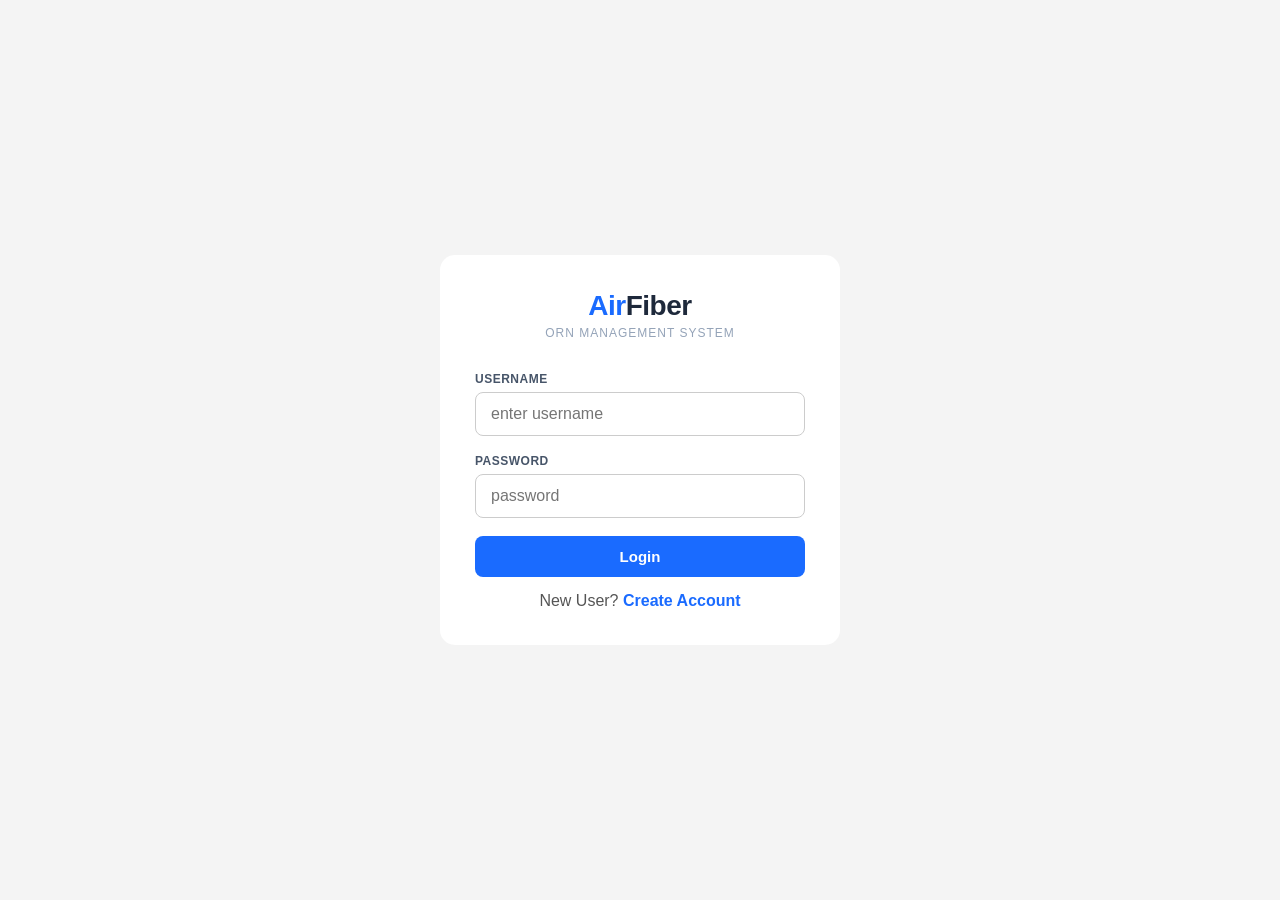
<file: html/login.html>
<!DOCTYPE html>
<html>
<head>    
    <meta charset="UTF-8">
    <meta name="viewport" content="width=device-width, initial-scale=1.0">
    <title>Login</title>
    <link rel="stylesheet" href="/css/style.css">
</head>
<body>

    <div id="login-page">
        <div class="container">
            <div class="login-logo">
                 <div class="brand">Air<span>Fiber</span></div>
                <p>ORN Management System</p>
            </div>
       <div>
            <form  id="loginform" action="https://ornmanagement-production.up.railway.app/login" method="post">
                <div class="input-group">
                    <label for="">UserName</label>
                    <input type="text" id="username" name="username" placeholder="enter username" required>
                </div>

                <div class="input-group">
                    <label for="">Password</label>
                    <input type="password" name="password" id="password" placeholder="password">
                </div>

                <button type="submit" class="btn btn-primary" >Login</button>
            </form>

       </div>
        

        <p>New User? 
            <a href="/html/signup.html"><span>Create Account </span></a>
        </p>
    </div>

    <div id="error-msg" style="color:red; display:none;">
            Invalid Username or Password
        </div>

        <div id="logout-msg" style="color:green; display:none;">
            Logged out successfully
        </div>

    </div>
    <script src="/javascript/login.js"></script>
    <script>
        const params = new URLSearchParams(window.location.search);
        if (params.has("error")) document.getElementById("error-msg").style.display = "block";
        if (params.has("logout")) document.getElementById("logout-msg").style.display = "block";
    </script>
    
</body>
</html>
</file>
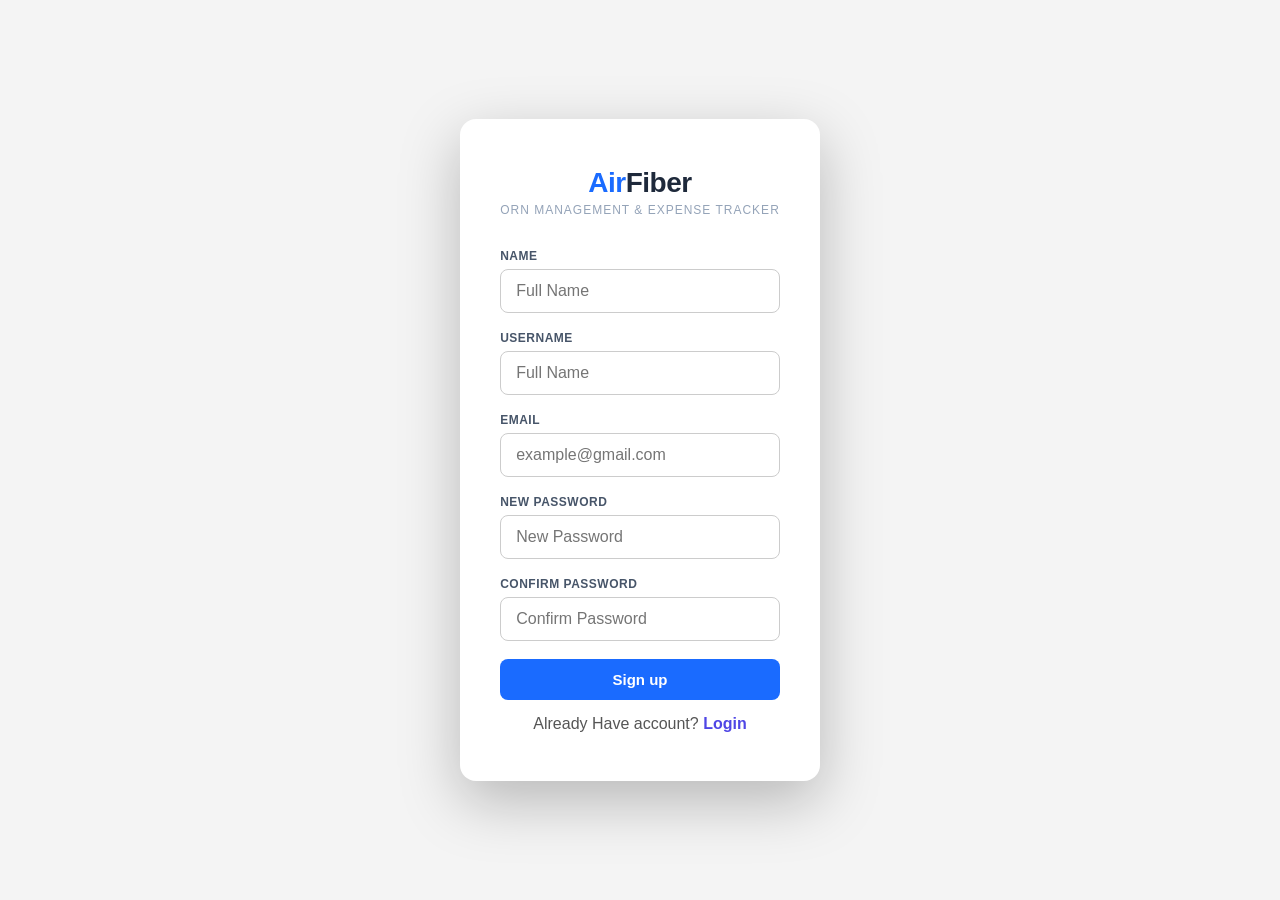
<file: html/signup.html>
<!DOCTYPE html>
<html>

<head>
    <meta charset="UTF-8">
    <meta name="viewport" content="width=device-width, initial-scale=1.0">
    <title>signup</title>
    <link rel="stylesheet" href="/css/style.css">
</head>

<body>
    <!-- Signup page -->

    <div class="login-page">
        <div class="signup-container">
            <div class="login-logo">
                <div class="brand">Air<span>Fiber</span></div>
                <p>ORN Management & Expense Tracker</p>
            </div>

            <form id="signupform" action="/signup" method="post">
                <div class="input-group">
                    <label for="">Name</label>
                    <input type="text" id="name" name="name" placeholder="Full Name" required>
                </div>
                <div class="input-group">
                    <label for="">UserName</label>
                    <input type="text" id="username" name="username" placeholder="Full Name" required>
                </div>
                <div class="input-group">
                    <label for="">Email</label>
                    <input type="email" id="email" name="email" placeholder="example@gmail.com" required>
                </div>
                <div class="input-group">
                    <label for="">New Password</label>
                    <input type="password" id="password" name="password" placeholder="New Password" required>
                </div>
                <div class="input-group">
                    <label for="">Confirm Password</label>
                    <input type="password" id="confirmpassword" name="confirmpassword" placeholder="Confirm Password"
                        required>
                </div>

                <button class="btn btn-primary" type="submit">Sign up</button>

            </form>
            <p>
                Already Have account? <a href="/html/login.html">Login</a>
            </p>
            <div id="registered-msg" style="display:none;">
                Registration Successful. Please Login.
            </div>
        </div>
    </div>

    <script src="/javascript/signup.js"></script>
    <script>
        const params = new URLSearchParams(window.location.search);
        if (params.has("registered")) document.getElementById("registered-msg").style.display = "block";
    </script>

</body>

</html>
</file>
<file: css/style.css>
*{
    margin: 0;
    padding: 0;
    box-sizing: border-box;
}

body{
    min-height: 100vh;
    display: flex;
    justify-content: center;
    align-items: center;
    padding: 20px;
    font-family: Arial, sans-serif;
    background: #f4f4f4;
}

/* Login&Singup Page */
#login-page{
    width: 100%;
    max-width: 400px;
    background: #fff;
    padding: 35px;
    border-radius: 15px;
    box-shadow: 0 10px 30px rgb(0,0,0,0.2, green, blue);
}
.signup-container{
    background: #FFFFFF;
    border-radius: 16px;
    padding: 48px 40px;
    width: 100%;
    max-width: 400px;
    box-shadow: 0 20px 60px rgba(0, 0, 0, 0.25);
}
.login-logo{
    text-align: center;
    margin-bottom: 32px;
}
.login-logo .brand{
    font-size: 28px;
    font-weight: 700;
    color: #1A6BFF;
    letter-spacing: -0.5px;
}
.login-logo .brand span{
    color: #1E293B;
}
.login-logo p{
    font-size: 12px;
    color: #94A3B8;
    margin-top: 4px;
    text-transform: uppercase;
    letter-spacing: 1px;
}
.input-group{
    margin-bottom: 18px;
}
.input-group label{
    display: block;
    font-size: 12px;
    font-weight: 600;
    color: #475569;
    margin-bottom: 6px;
    text-transform: uppercase;
    letter-spacing: 0.5px;
}
.input-group input{
    width: 100%;
    padding: 12px 15px;
    border: 1px solid #ccc;
    border-radius: 8px;
    outline: none;
    font-size: 16px;
    transition: 0.3s;
}

.input-group input:focus{
    border-color: #4f46e5;
}

.btn{
    display: inline-flex;
    align-items: center;
    justify-content: center;
    gap: 6px;
    padding: 10px 20px;
    border-radius: 8px;
    font-family: inherit;
    font-size: 14px;
    font-weight: 600;
    cursor: pointer;
    border: none;
    transition: all .15s;
}
.btn-primary{
    background: #1A6BFF;
    color: #FFFFFF;
    width: 100%;
    padding: 12px;
    font-size: 15px;
}
.btn-primary:hover { background: #1250CC; }

p{
    text-align: center;
    margin-top: 15px;
    color: #555;
}
p span{
    color: #1A6BFF;
}
p span:hover{
    cursor: pointer;
}
a{
    text-decoration: none;
    color: #4f46e5;
    font-weight: 600;
}
a:hover{
    text-decoration: none;
}


/* Tablet */
@media (max-width:768px){
    .container{
        max-width:350px;
        padding:30px;
    }

    .container h2{
        font-size:24px;
    }
}

/* Mobile */
@media (max-width:480px){
    body{
        padding:15px;
    }

    .container{
        max-width:100%;
        padding:25px;
        border-radius:12px;
    }

    .container h2{
        font-size:22px;
    }

    .input-group input,
    button{
        font-size:15px;
        padding:11px;
    }
}
</file>
